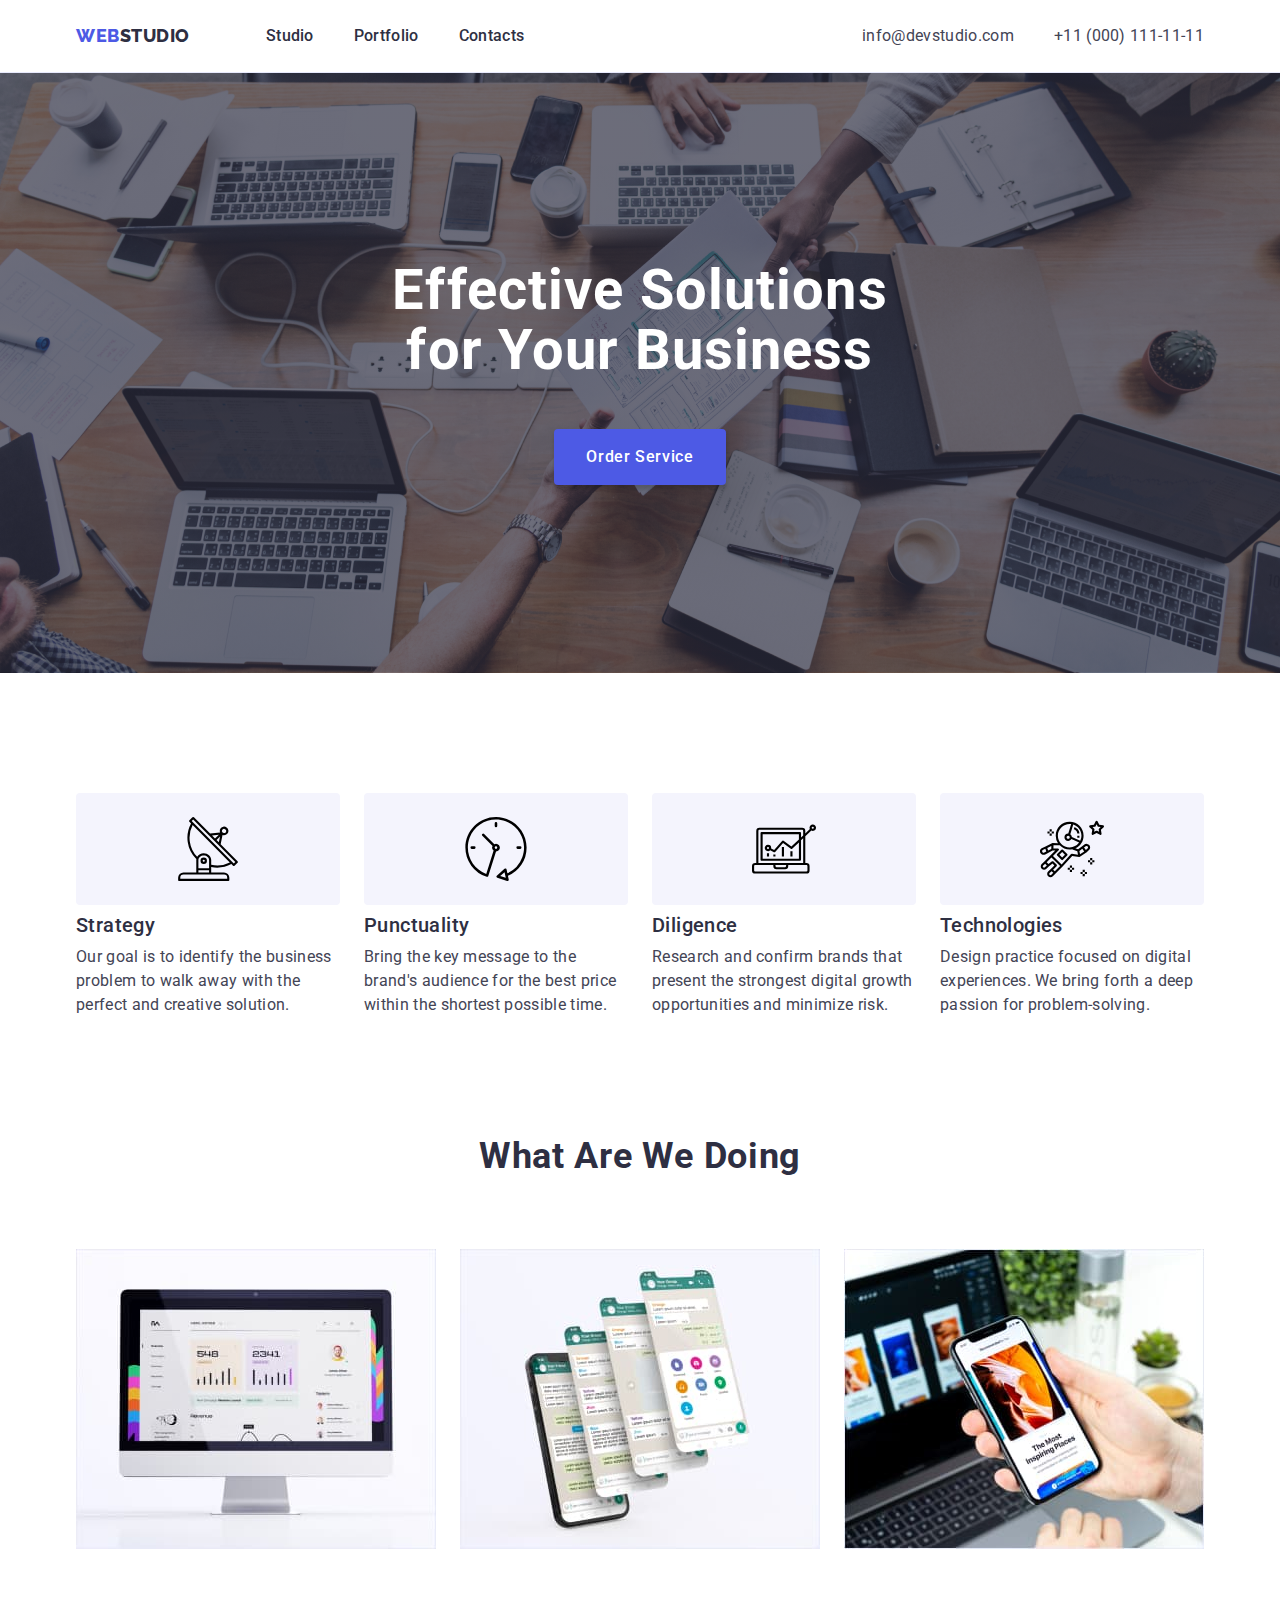
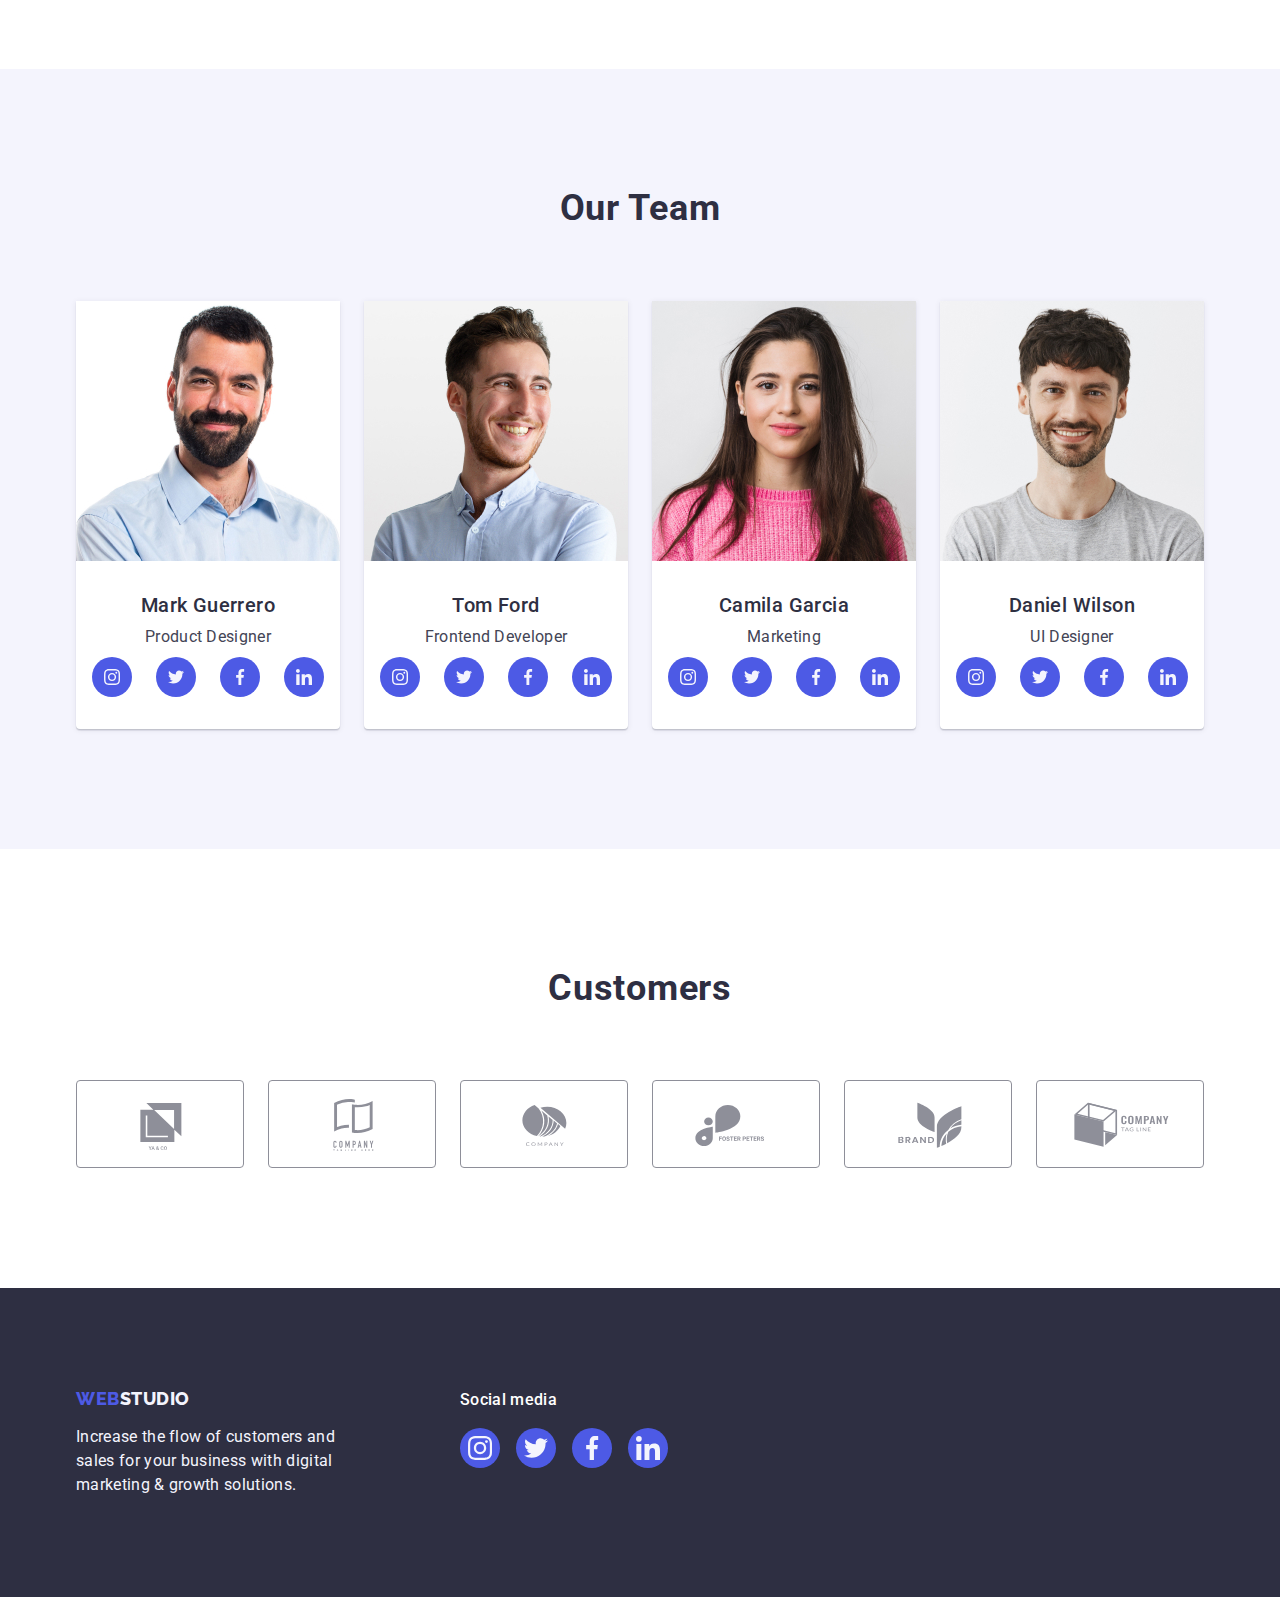
<file: index.html>
<!DOCTYPE html>
<html lang="en">
  <head>
    <meta charset="UTF-8" />
    <meta http-equiv="X-UA-Compatible" content="IE=edge" />
    <meta name="viewport" content="width=device-width, initial-scale=1.0" />
    <title>Web Studio</title>
    <link rel="preconnect" href="https://fonts.googleapis.com" />
    <link rel="preconnect" href="https://fonts.gstatic.com" crossorigin />
    <link
      href="https://fonts.googleapis.com/css2?family=Raleway:wght@800&family=Roboto:wght@400;500;700;900&display=swap"
      rel="stylesheet"
    />
    <link
      rel="stylesheet"
      href="https://cdn.jsdelivr.net/npm/modern-normalize@1.1.0/modern-normalize.min.css"
    />
    <link rel="stylesheet" href="./css/styles.css" />
  </head>
  <body>
    <header class="page-header">
      <div class="container page-header-container">
      <nav class="page-navigation">
        <a class="logo-link logo-link-header link" href="./index.html">Web<span class="logo-part">Studio</span></a>
        <ul class="menu list">
          <li class="menu-item"><a class="menu-link link" href="./index.html">Studio</a>
          </li>
          <li class="menu-item"><a class="menu-link link" href="./portfolio.html">Portfolio</a></li>
          <li class="menu-item"><a class="menu-link link" href="">Contacts</a></li>
        </ul>
      </nav>
      <address class="address">
        <ul class="menu list">
          <li class="menu-address-mail"><a class="contact-info link" href="mailto:info@devstudio.com">
            info@devstudio.com</a>
          </li>
          <li class="menu-address-tel"><a class="contact-info link" href="tel:+110001111111">
            +11 (000) 111-11-11</a>
          </li>
        </ul>
      </address>
    </div>
    </header>
    <main>
      <section class="hero">
        <div class="container">
          <h1 class="main-title">Effective Solutions for Your Business</h1>
          <button class="hero-btn" type="button">Order Service</button>
        </div>
      </section>
      <section class="section-benefits section">
        <div class="container">
          <h2 class="header-two visually-hidden">
            Benefits
          </h2>
          <ul class="benefits-section-list list">
            <li class="benefits-section-item">
              <div class="our-benefits-icon">
                <svg class="our-benefits-svg" width="64" height="64">
                  <use href="./images/icons.svg#icon-antenna"></use>
                </svg>
              </div>
              <h3 class="header-three">Strategy</h3>
              <p class="description">
                Our goal is to identify the business problem to walk away with the
                perfect and creative solution.
              </p>
            </li>
            <li class="benefits-section-item">
              <div class="our-benefits-icon">
                <svg class="our-benefits-svg" width="64" height="64">
                  <use href="./images/icons.svg#icon-clock"></use>
                </svg>
              </div>
              <h3 class="header-three">Punctuality</h3>
              <p class="description">
                Bring the key message to the brand's audience for the best price
                within the shortest possible time.
              </p>
            </li>
            <li class="benefits-section-item">
              <div class="our-benefits-icon">
                <svg class="our-benefits-svg" width="64" height="64">
                  <use href="./images/icons.svg#icon-diagram"></use>
                </svg>
              </div>
              <h3 class="header-three">Diligence</h3>
              <p class="description">
                Research and confirm brands that present the strongest digital
                growth opportunities and minimize risk.
              </p>
            </li>
            <li class="benefits-section-item">
              <div class="our-benefits-icon">
                <svg class="our-benefits-svg" width="64" height="64">
                  <use href="./images/icons.svg#icon-astronaut"></use>
                </svg>
              </div>
              <h3 class="header-three">Technologies</h3>
              <p class="description">
                Design practice focused on digital experiences. We bring forth a
                deep passion for problem-solving.
              </p>
            </li>
          </ul>
        </div>
      </section>
      <section class="section-works">
        <div class="container">
          <h2 class="header-two">What are we doing</h2>
          <ul class="section-works-list list">
            <li class="section-works-list-item">
              <img class="image-works"
                src="./images/WAWD/Rectangle71.jpg"
                alt="pictue of a computer screen"
                width="360"
                height="300"
              />
            </li>
            <li class="section-works-list-item">
              <img class="image-works"
                src="./images/WAWD/Rectangle711.jpg"
                alt="pictue of a mobile phone"
                width="360"
                height="300"
              />
            </li>
            <li class="section-works-list-item">
              <img class="image-works"
                src="./images/WAWD/Rectangle712.jpg"
                alt="pictue of a laptop and a hand holding a mobile phone"
                width="360"
                height="300"
              />
            </li>
          </ul>
        </div>
      </section>
      <section class="section-employees section">
          <div class="container">
            <h2 class="header-two">
              Our Team
            </h2>
            <ul class="section-employee-list list">
              <li class="section-employee-list-item">
                    <img class="image-employee"
                      src="./images/our_team/img.jpg"
                      alt="picture of a male employee"
                      width="264"
                      height="260"
                    />
                  <div class="employee-card-content">
                    <h3 class="header-three header-three-align">Mark Guerrero</h3>
                    <p class="description description-align">Product Designer</p>
                    <ul class="sm-employees-list list">
                      <li class="sm-employees-list-item">
                        <a class="sm-list-link" href="">
                          <svg class="sm-list-icon" width="16" height="16">
                            <use href="./images/icons.svg#icon-instagram"></use>
                          </svg>
                        </a>
                      </li>
                      <li class="sm-employees-list-item">
                        <a class="sm-list-link" href="">
                          <svg class="sm-list-icon" width="16" height="16">
                            <use href="./images/icons.svg#icon-twitter"></use>
                          </svg>
                        </a>
                      </li>
                      <li class="sm-employees-list-item">
                        <a class="sm-list-link" href="">
                          <svg class="sm-list-icon" width="16" height="16">
                            <use href="./images/icons.svg#icon-facebook"></use>
                          </svg>
                        </a>
                      </li>
                      <li class="sm-employees-list-item">
                        <a class="sm-list-link" href="">
                          <svg class="sm-list-icon" width="16" height="16">
                            <use href="./images/icons.svg#icon-linkedin"></use>
                          </svg>
                        </a>
                      </li>
                    </ul>
                  </div>
              </li>
              <li class="section-employee-list-item">
                    <img class="image-employee"
                      src="./images/our_team/img1.jpg"
                      alt="picture of a male employee"
                      width="264"
                      height="260"
                    />
                  <div class="employee-card-content">
                    <h3 class="header-three header-three-align">Tom Ford</h3>
                    <p class="description description-align">Frontend Developer</p>
                    <ul class="sm-employees-list list">
                      <li class="sm-employees-list-item">
                        <a class="sm-list-link" href="">
                          <svg class="sm-list-icon" width="16" height="16">
                            <use href="./images/icons.svg#icon-instagram"></use>
                          </svg>
                        </a>
                      </li>
                      <li class="sm-employees-list-item">
                        <a class="sm-list-link" href="">
                          <svg class="sm-list-icon" width="16" height="16">
                            <use href="./images/icons.svg#icon-twitter"></use>
                          </svg>
                        </a>
                      </li>
                      <li class="sm-employees-list-item">
                        <a class="sm-list-link" href="">
                          <svg class="sm-list-icon" width="16" height="16">
                            <use href="./images/icons.svg#icon-facebook"></use>
                          </svg>
                        </a>
                      </li>
                      <li class="sm-employees-list-item">
                        <a class="sm-list-link" href="">
                          <svg class="sm-list-icon" width="16" height="16">
                            <use href="./images/icons.svg#icon-linkedin"></use>
                          </svg>
                        </a>
                      </li>
                    </ul>
                  </div>
              </li>
              <li class="section-employee-list-item">
                    <img class="image-employee"
                      src="./images/our_team/img2.jpg"
                      alt="picture of a female employee"
                      width="264"
                      height="260"
                    />
                  <div class="employee-card-content">
                    <h3 class="header-three header-three-align">Camila Garcia</h3>
                    <p class="description description-align">Marketing</p>
                    <ul class="sm-employees-list list">
                      <li class="sm-employees-list-item">
                        <a class="sm-list-link" href="">
                          <svg class="sm-list-icon" width="16" height="16">
                            <use href="./images/icons.svg#icon-instagram"></use>
                          </svg>
                        </a>
                      </li>
                      <li class="sm-employees-list-item">
                        <a class="sm-list-link" href="">
                          <svg class="sm-list-icon" width="16" height="16">
                            <use href="./images/icons.svg#icon-twitter"></use>
                          </svg>
                        </a>
                      </li>
                      <li class="sm-employees-list-item">
                        <a class="sm-list-link" href="">
                          <svg class="sm-list-icon" width="16" height="16">
                            <use href="./images/icons.svg#icon-facebook"></use>
                          </svg>
                        </a>
                      </li>
                      <li class="sm-employees-list-item">
                        <a class="sm-list-link" href="">
                          <svg class="sm-list-icon" width="16" height="16">
                            <use href="./images/icons.svg#icon-linkedin"></use>
                          </svg>
                        </a>
                      </li>
                    </ul>
                  </div>
              </li>
              <li class="section-employee-list-item">
                    <img class="image-employee"
                      src="./images/our_team/img3.jpg"
                      alt="picture of a male employee"
                      width="264"
                      height="260"
                    />
                  <div class="employee-card-content">
                    <h3 class="header-three header-three-align">Daniel Wilson</h3>
                    <p class="description description-align">UI Designer</p>
                    <ul class="sm-employees-list list">
                      <li class="sm-employees-list-item">
                        <a class="sm-list-link" href="">
                          <svg class="sm-list-icon" width="16" height="16">
                            <use href="./images/icons.svg#icon-instagram"></use>
                          </svg>
                        </a>
                      </li>
                      <li class="sm-employees-list-item">
                        <a class="sm-list-link" href="">
                          <svg class="sm-list-icon" width="16" height="16">
                            <use href="./images/icons.svg#icon-twitter"></use>
                          </svg>
                        </a>
                      </li>
                      <li class="sm-employees-list-item">
                        <a class="sm-list-link" href="">
                          <svg class="sm-list-icon" width="16" height="16">
                            <use href="./images/icons.svg#icon-facebook"></use>
                          </svg>
                        </a>
                      </li>
                      <li class="sm-employees-list-item">
                        <a class="sm-list-link" href="">
                          <svg class="sm-list-icon" width="16" height="16">
                            <use href="./images/icons.svg#icon-linkedin"></use>
                          </svg>
                        </a>
                      </li>
                    </ul>
                  </div>
              </li>
            </ul>
          </div>
      </section>
      <section class="customers section">
          <div class="container">
              <h2 class="header-two header-two-customers-section">Customers</h2>
              <ul class="customers-list list">                      
                <li class="customers-list-item">
                  <a href="" class="customers-list-link">
                    <svg class="customers-icon" width="104" height="56">
                      <use href="./images/icons.svg#icon-Logo-1"></use>
                    </svg>
                  </a>
                </li>             
                <li class="customers-list-item">
                  <a href="" class="customers-list-link">
                    <svg class="customers-icon" width="104" height="56">
                      <use href="./images/icons.svg#icon-Logo-2"></use>
                    </svg>
                  </a>
                </li>
                <li class="customers-list-item">
                  <a href="" class="customers-list-link">
                    <svg class="customers-icon" width="104" height="56">
                      <use href="./images/icons.svg#icon-Logo-3"></use>
                    </svg>
                  </a>
                </li>
                <li class="customers-list-item">
                  <a href="" class="customers-list-link">
                    <svg class="customers-icon" width="104" height="56">
                      <use href="./images/icons.svg#icon-Logo-4"></use>
                    </svg>
                  </a>
                </li>          
                <li class="customers-list-item">
                  <a href="" class="customers-list-link">
                    <svg class="customers-icon" width="104" height="56">
                      <use href="./images/icons.svg#icon-Logo-5"></use>
                    </svg>
                  </a>
                </li>
                <li class="customers-list-item">
                  <a href="" class="customers-list-link">
                    <svg class="customers-icon" width="104" height="56">
                      <use href="./images/icons.svg#icon-Logo-6"></use>
                    </svg>
                  </a>
                </li>         
              </ul>
          </div>
      </section>
    </main>
    <footer class="footer">
      <div class="container footer-container">
        <div class="block-one-footer">
            <a class="link logo-link logo-link-footer" href="./index.html"
            >Web<span class="logo-part-footer">Studio</span></a>
          <p class="description description-footer">
            Increase the flow of customers and sales for your business with digital
            marketing & growth solutions.
          </p>
        </div>
        <div class="block-two-footer">
          <p class="social-media-footer">Social media</p>
          <ul class="sm-footer list">
            <li class="sm-footer-item">
              <a href="" class="sm-footer-link sm-list-link">
                <svg class="sm-footer-icon sm-list-icon" width="24" height="24">
                  <use href="./images/icons.svg#icon-instagram"></use>
                </svg>
              </a>
            </li>
            <li class="sm-footer-item">
              <a href="" class="sm-footer-link sm-list-link">
                <svg class="sm-footer-icon sm-list-icon" width="24" height="24">
                  <use href="./images/icons.svg#icon-twitter"></use>
                </svg>
              </a>
            </li>
            <li class="sm-footer-item">
              <a href="" class="sm-footer-link sm-list-link">
                <svg class="sm-footer-icon sm-list-icon" width="24" height="24">
                  <use href="./images/icons.svg#icon-facebook"></use>
                </svg>
              </a>
            </li>
            <li class="sm-footer-item">
              <a href="" class="sm-footer-link sm-list-link">
                <svg class="sm-footer-icon sm-list-icon" width="24" height="24">
                  <use href="./images/icons.svg#icon-linkedin"></use>
                </svg>
              </a>
            </li>
          </ul>
        </div>
      </div>
    </footer>
  </body>
</html>
</file>
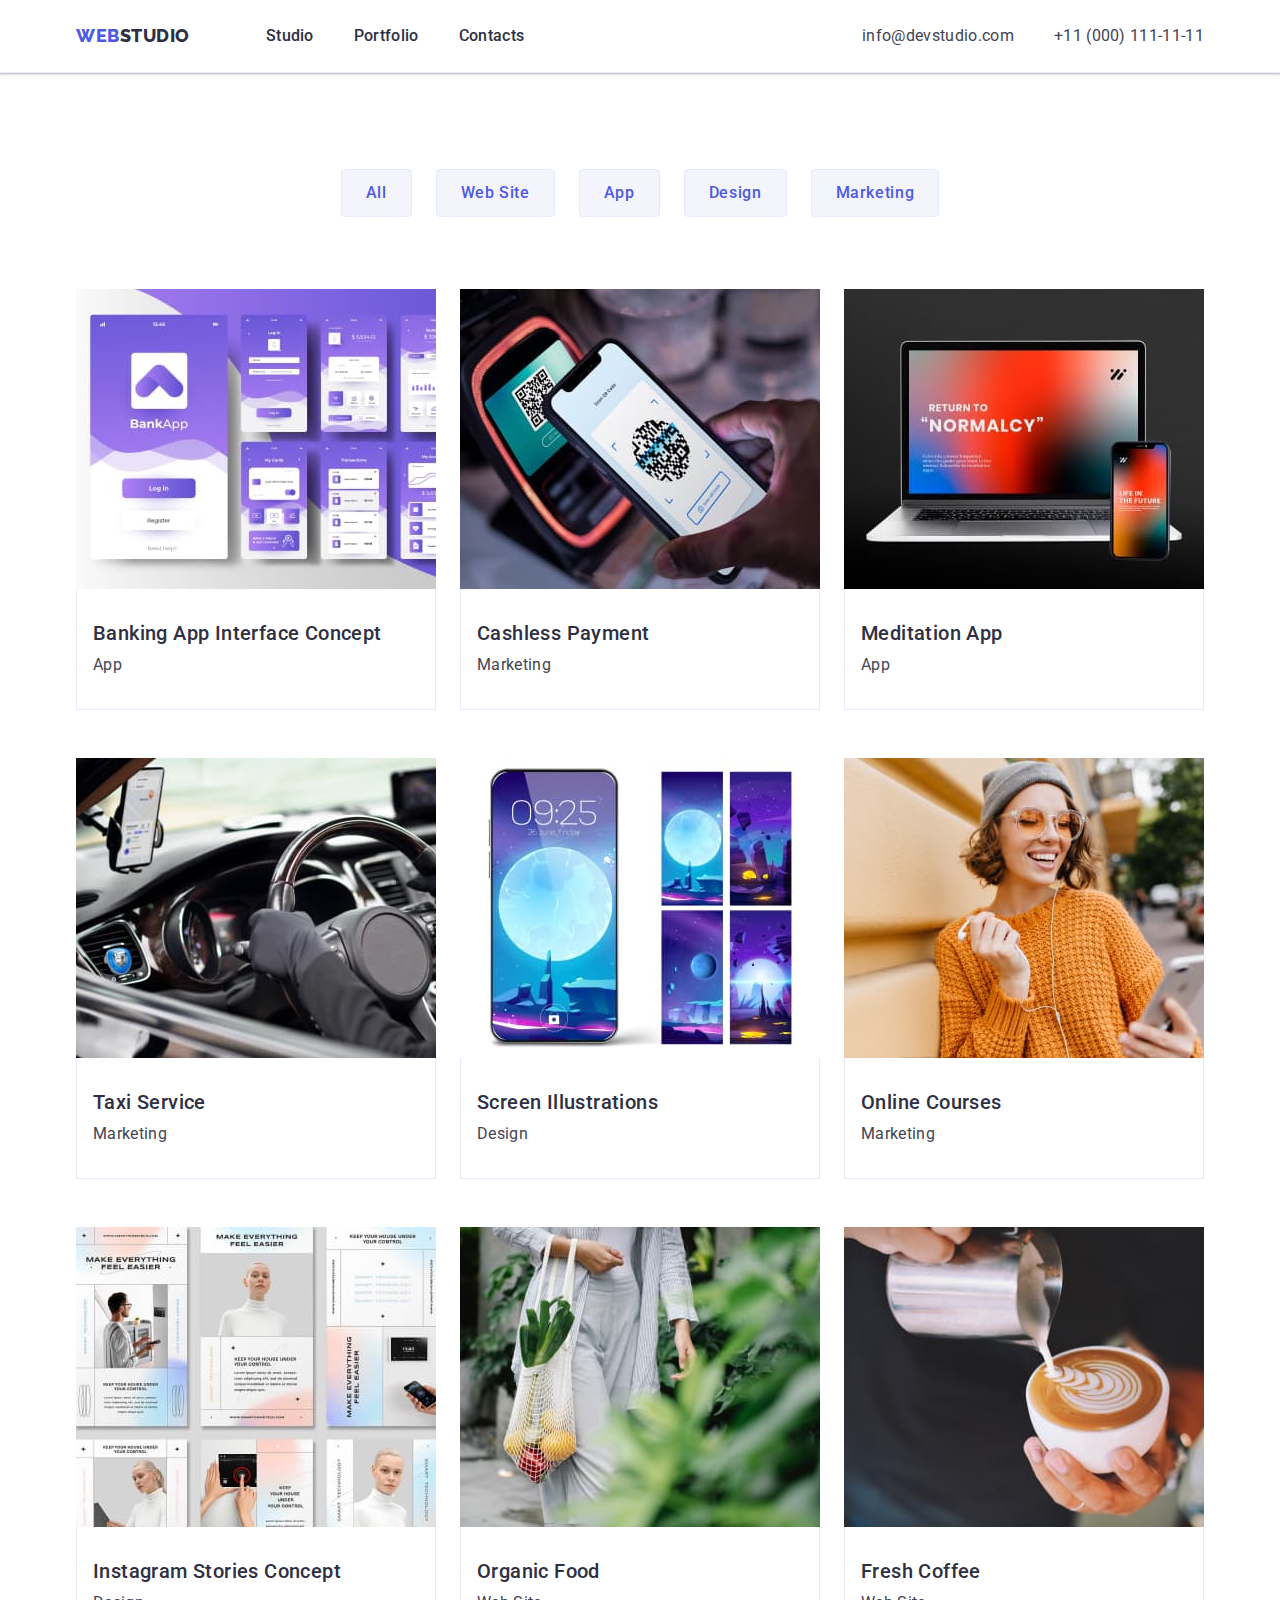
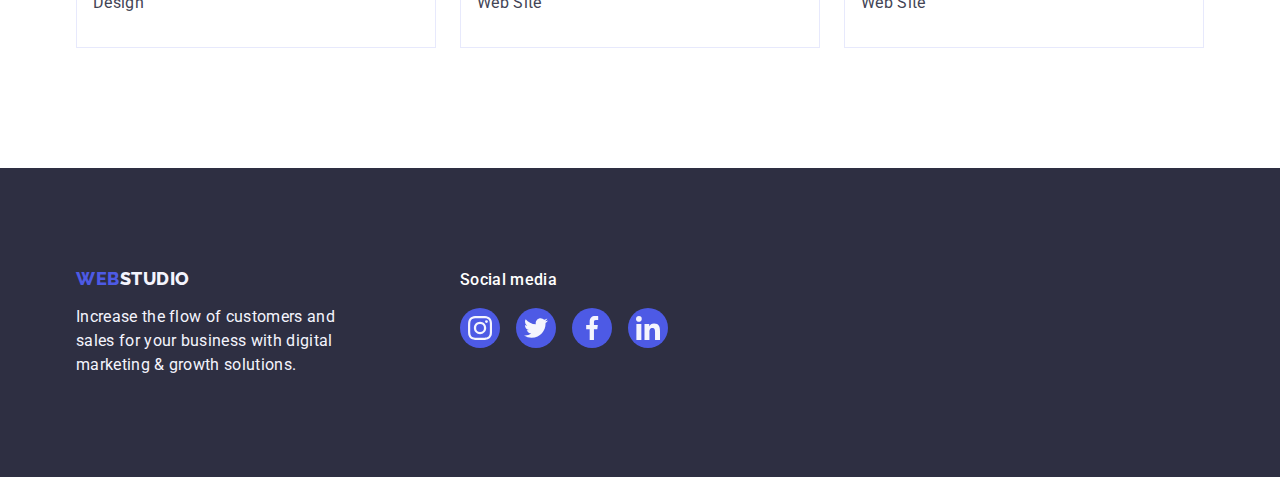
<file: portfolio.html>
<!DOCTYPE html>
<html lang="en">
  <head>
    <meta charset="UTF-8" />
    <meta http-equiv="X-UA-Compatible" content="IE=edge" />
    <meta name="viewport" content="width=device-width, initial-scale=1.0" />
    <title>Portfolio</title>
    <link rel="preconnect" href="https://fonts.googleapis.com" />
    <link rel="preconnect" href="https://fonts.gstatic.com" crossorigin />
    <link
      href="https://fonts.googleapis.com/css2?family=Raleway:wght@800&family=Roboto:wght@400;500;700;900&display=swap"
      rel="stylesheet"
    />
    <link
      rel="stylesheet"
      href="https://cdn.jsdelivr.net/npm/modern-normalize@1.1.0/modern-normalize.min.css"
    />
    <link rel="stylesheet" href="./css/styles.css" />
  </head>
  <body>
    <header class="page-header">
      <div class="container page-header-container">
        <nav class="page-navigation">
          <a class="logo-link logo-link-header link" href="./index.html">Web<span class="logo-part">Studio</span></a>
          <ul class="menu list">
            <li class="menu-item"><a class="menu-link link" href="./index.html">Studio</a>
            </li>
            <li class="menu-item"><a class="menu-link link" href="./portfolio.html">Portfolio</a></li>
            <li class="menu-item"><a class="menu-link link" href="">Contacts</a></li>
          </ul>
        </nav>
        <address class="address">
          <ul class="menu list">
            <li class="menu-address-mail"><a class="contact-info link" href="mailto:info@devstudio.com">
              info@devstudio.com</a>
            </li>
            <li class="menu-address-tel"><a class="contact-info link" href="tel:+110001111111">
              +11 (000) 111-11-11</a>
            </li>
          </ul>
        </address>
      </div>
    </header>
    <main>
      <section class="portfolio-services">
        <div class="container container-portfolio">
          <h1 class="main-title visually-hidden">Our Portfolio</h1>
          <ul class="portfolio-button-list list">
              <li class="portfolio-button-item">
                <button class="portfolio-button" type="button">All</button>
              </li>
              <li class="portfolio-button-item">
                <button class="portfolio-button" type="button">Web Site</button>
              </li>
              <li class="portfolio-button-item">
                <button class="portfolio-button" type="button">App</button>
              </li>
              <li class="portfolio-button-item">
                <button class="portfolio-button" type="button">Design</button>
              </li>
              <li class="portfolio-button-item">
                <button class="portfolio-button" type="button">Marketing</button>
              </li>
          </ul>
          <ul class="portfolio-services-list list">
            <li class="portfolio-services-list-item">
              <a class="link portfolio-link" href="">
                <img
                  class="portfolio-image"
                  src="./images/portfolio/img4.jpg"
                  alt="visual sample of banking app"
                  width="360"
                  height="300"
                />
                <div class="portfolio-card-content">
                  <h2 class="portfolio-heading-two">
                    Banking App Interface Concept
                  </h2>
                  <p class="description">App</p>
                </div>
              </a>
            </li>
            <li class="portfolio-services-list-item">
              <a class="link portfolio-link" href="">
                <img
                  class="portfolio-image"
                  src="./images/portfolio/img5.jpg"
                  alt="a man making payment via phone"
                  width="360"
                  height="300"
                />
                <div class="portfolio-card-content">
                  <h2 class="portfolio-heading-two">Cashless Payment</h2>
                  <p class="description">Marketing</p>
                </div>
              </a>
            </li>
            <li class="portfolio-services-list-item">
              <a class="link portfolio-link" href="">
                <img
                  class="portfolio-image"
                  src="./images/portfolio/img6.jpg"
                  alt="a picture of a laptop and a mobile phone"
                  width="360"
                  height="300"
                />
                <div class="portfolio-card-content">
                  <h2 class="portfolio-heading-two">Meditation App</h2>
                  <p class="description">App</p>
                </div>
              </a>
            </li>
            <li class="portfolio-services-list-item">
              <a class="link portfolio-link" href="">
                <img
                  class="portfolio-image"
                  src="./images/portfolio/img7.jpg"
                  alt="a picture of a steering wheel in a car"
                  width="360"
                  height="300"
                />
                <div class="portfolio-card-content">
                  <h2 class="portfolio-heading-two">Taxi Service</h2>
                  <p class="description">Marketing</p>
                </div>
              </a>
            </li>
            <li class="portfolio-services-list-item">
              <a class="link portfolio-link" href="">
                <img
                  class="portfolio-image"
                  src="./images/portfolio/img8.jpg"
                  alt="a picture showing different screen illustrations for a mobile phone"
                  width="360"
                  height="300"
                />
                <div class="portfolio-card-content">
                  <h2 class="portfolio-heading-two">Screen Illustrations</h2>
                  <p class="description">Design</p>
                </div>
              </a>
            </li>
            <li class="portfolio-services-list-item">
              <a class="link portfolio-link" href="">
                <img
                  class="portfolio-image"
                  src="./images/portfolio/img9.jpg"
                  alt="a picture of woman holding her mobile phone"
                  width="360"
                  height="300"
                />
                <div class="portfolio-card-content">
                  <h2 class="portfolio-heading-two">Online Courses</h2>
                  <p class="description">Marketing</p>
                </div>
              </a>
            </li>
            <li class="portfolio-services-list-item">
              <a class="link portfolio-link" href="">
                <img
                  class="portfolio-image"
                  src="./images/portfolio/img10.jpg"
                  alt="screenshots of instagram stories"
                  width="360"
                  height="300"
                />
                <div class="portfolio-card-content">
                  <h2 class="portfolio-heading-two">Instagram Stories Concept</h2>
                  <p class="description">Design</p>
                </div>
              </a>
            </li>
            <li class="portfolio-services-list-item">
              <a class="link portfolio-link" href="">
                <img
                  class="portfolio-image"
                  src="./images/portfolio/img11.jpg"
                  alt="a woman carrying fresh vegetables and fruits"
                  width="360"
                  height="300"
                />
                <div class="portfolio-card-content">
                  <h2 class="portfolio-heading-two">Organic Food</h2>
                  <p class="description">Web Site</p>
                </div>
              </a>
            </li>
            <li class="portfolio-services-list-item">
              <a class="link portfolio-link" href="">
                <img
                  class="portfolio-image"
                  src="./images/portfolio/img12.jpg"
                  alt="a picture of a cup of coffee"
                  width="360"
                  height="300"
                />
                <div class="portfolio-card-content">
                  <h2 class="portfolio-heading-two">Fresh Coffee</h2>
                  <p class="description">Web Site</p>
                </div>
              </a>
            </li>
          </ul>
        </div>
      </section>
    </main>
    <footer class="footer">
      <div class="container footer-container">
          <div class="block-one-footer">
              <a class="link logo-link logo-link-footer" href="./index.html"
              >Web<span class="logo-part-footer">Studio</span></a>
            <p class="description description-footer">
              Increase the flow of customers and sales for your business with digital
              marketing & growth solutions.
            </p>
          </div>
        <div class="block-two-footer">
          <p class="social-media-footer">Social media</p>
          <ul class="sm-footer list">
            <li class="sm-footer-item">
              <a href="" class="sm-footer-link sm-list-link">
                <svg class="sm-footer-icon sm-list-icon" width="24" height="24">
                  <use href="./images/icons.svg#icon-instagram"></use>
                </svg>
              </a>
            </li>
            <li class="sm-footer-item">
              <a href="" class="sm-footer-link sm-list-link">
                <svg class="sm-footer-icon sm-list-icon" width="24" height="24">
                  <use href="./images/icons.svg#icon-twitter"></use>
                </svg>
              </a>
            </li>
            <li class="sm-footer-item">
              <a href="" class="sm-footer-link sm-list-link">
                <svg class="sm-footer-icon sm-list-icon" width="24" height="24">
                  <use href="./images/icons.svg#icon-facebook"></use>
                </svg>
              </a>
            </li>
            <li class="sm-footer-item">
              <a href="" class="sm-footer-link sm-list-link">
                <svg class="sm-footer-icon sm-list-icon" width="24" height="24">
                  <use href="./images/icons.svg#icon-linkedin"></use>
                </svg>
              </a>
            </li>
          </ul>
        </div>
      </div>
     </footer>
  </body>
</html>
</file>
<file: css/styles.css>
:root {
  --logo-color: #4d5ae5;
  --primary-color-heading: #2e2f42;
  --secondary-color-par: #434455;
  --primary-font: "Roboto", sans-serif;
  --secondary-font: "Raleway", sans-serif;
  --accent-color: #404bbf;
  --background-color: #ffffff;
  --svg-icon-color: #f4f4fd;
}

body {
  font-family: var(--primary-font);
  color: var(--secondary-color-par);
  background-color: var(--background-color);
}

.visually-hidden {
  position: absolute;
  width: 1px;
  height: 1px;
  margin: -1px;
  border: 0;
  padding: 0;

  white-space: nowrap;
  clip-path: inset(100%);
  clip: rect(0 0 0 0);
  overflow: hidden;
}

.list {
  list-style: none;
}

.link {
  text-decoration: none;
}

.address {
  font-style: normal;
  margin-left: auto;
}

h1,
h2,
h3,
h4,
h5,
h6,
p {
  margin-top: 0;
  margin-bottom: 0;
}

ol,
ul {
  margin-top: 0;
  margin-bottom: 0;
  padding-left: 0;
}

img {
  display: block;
}

button {
  cursor: pointer;
}

.container {
  width: 1158px;
  margin-left: auto;
  margin-right: auto;
  padding: 0px 15px;
}

.section {
  padding: 120px 0px;
}

.header-two {
  margin-bottom: 72px;
}

.header-three {
  font-weight: 500;
  font-size: 20px;
  line-height: 1.2;
  letter-spacing: 0.02em;
  color: var(--primary-color-heading);
}

.header-three-align {
  text-align: center;
  margin-bottom: 8px;
}

.description {
  font-weight: 400;
  font-size: 16px;
  line-height: 1.5;
  letter-spacing: 0.02em;
  color: var(--secondary-color-par);
}

.description-align {
  text-align: center;
  margin-bottom: 8px;
}

.description-footer {
  color: #f4f4fd;
}

.logo-part-footer {
  color: #f4f4fd;
}

.logo-link {
  font-family: var(--secondary-font);
  font-style: normal;
  font-weight: 800;
  font-size: 18px;
  line-height: 1.17;
  letter-spacing: 0.03em;
  text-transform: uppercase;
  color: var(--logo-color);
}

.logo-part {
  font-family: var(--secondary-font);
  font-style: normal;
  font-weight: 800;
  font-size: 18px;
  line-height: 1.17;
  letter-spacing: 0.03em;
  text-transform: uppercase;
  color: var(--primary-color-heading);
}

.page-header-container {
  display: flex;
  align-items: center;
}

.page-header {
  border-bottom: 1px solid #e7e9fc;
  box-shadow: 0px 2px 1px rgba(46, 47, 66, 0.08), 0px 1px 1px rgba(46, 47, 66, 0.16), 0px 1px 6px rgba(46, 47, 66, 0.08);
}

.page-navigation {
  display: flex;
  align-items: center;
}

.menu {
  display: flex;
  align-items: center;
}

.logo-link-header,
.menu-link,
.contact-info {
  padding: 24px 0px;
}

.logo-link-header {
  margin-right: 76px;
}

.menu-item:not(:last-child) {
  margin-right: 40px;
}

.menu-address-mail {
  margin-right: 40px;
}

.menu-link {
  display: block;
  font-weight: 500;
  font-size: 16px;
  line-height: 1.5;
  letter-spacing: 0.02em;
  color: var(--primary-color-heading);
}

.menu-link:hover,
.menu-link:focus {
  color: var(--accent-color);
}

.contact-info {
  display: block;
  font-weight: 400;
  font-size: 16px;
  line-height: 1.5;
  letter-spacing: 0.02em;
  color: var(--secondary-color-par);
}

.contact-info:hover,
.contact-info:focus {
  color: var(--accent-color);
}

.hero {
  background-image: linear-gradient(
      rgba(46, 47, 66, 0.7),
      rgba(46, 47, 66, 0.7)
    ),
    url("../images/background-image/people-office-1.jpg");

  background-repeat: no-repeat;
  background-position: center;
  background-size: cover;
  max-width: 1440px;
  background-color: #2e2f42;
  padding: 188px 0px;
  text-align: center;
  max-width: 1440px;
  margin-left: auto;
  margin-right: auto;
}

.main-title {
  font-weight: 700;
  font-size: 56px;
  line-height: 1.07;
  letter-spacing: 0.02em;
  color: #ffffff;
  max-width: 496px;
  margin-left: auto;
  margin-right: auto;
  margin-bottom: 48px;
}

.hero-btn {
  font-family: var(--primary-font);
  background-color: #4d5ae5;
  font-weight: 500;
  font-size: 16px;
  line-height: 1.5;
  letter-spacing: 0.04em;
  color: #ffffff;

  box-shadow: 0px 4px 4px rgba(0, 0, 0, 0.15);
  border-radius: 4px;
  padding: 16px 32px;
  min-width: 169px;
  height: 56px;
  border: none;
  display: block;
  margin-left: auto;
  margin-right: auto;
}

.hero-btn:hover,
.hero-btn:focus {
  background-color: var(--accent-color);
  color: var(--background-color);
}

.benefits-section-list {
  display: flex;
}

.benefits-section-item:not(:last-child) {
  margin-right: 24px;
}

.header-three {
  margin-bottom: 8px;
}

.benefits-section-item {
  width: calc((100% - 72px) / 4);
}

.our-benefits-icon {
  display: flex;
  width: 264px;
  height: 112px;
  margin-bottom: 8px;
  background: #f4f4fd;
  border-radius: 4px;
  justify-content: center;
  align-items: center;
}

.header-two {
  font-weight: 700;
  font-size: 36px;
  line-height: 1.11;
  text-align: center;
  letter-spacing: 0.02em;
  text-transform: capitalize;
  color: var(--primary-color-heading);
}

.section-works-list {
  display: flex;
}

.section-works {
  padding-bottom: 120px;
}

.section-works-list-item:not(:last-child) {
  margin-right: 24px;
}

.section-employee-list {
  display: flex;
  flex-wrap: wrap;
  gap: 24px;
}

.section-employee-list-item {
  flex-basis: calc((100% - 72px) / 4);
}

.section-employee-list-item {
  box-shadow: 0px 1px 6px rgba(46, 47, 66, 0.08),
    0px 1px 1px rgba(46, 47, 66, 0.16), 0px 2px 1px rgba(46, 47, 66, 0.08);
  border-radius: 0px 0px 4px 4px;
}

.employee-card-content {
  padding: 32px 0;
}

.section-employees {
  background-color: #f4f4fd;
}

.section-employee-list-item {
  background-color: #ffffff;
}

.sm-employees-list {
  display: flex;
  justify-content: center;
  gap: 24px;
}

.sm-list-link {
  display: flex;
  width: 40px;
  height: 40px;
  border-radius: 50%;
  background-color: #4d5ae5;
  justify-content: center;
  align-items: center;
}

.sm-list-link:hover,
.sm-list-link:focus {
  background-color: #404bbf;
}

.sm-list-icon {
    fill: var(--svg-icon-color);
}

.header-two-customers-section {
  margin-bottom: 72px;
  line-height: 1.1; 
}

.customers-list {
  display: flex;
  justify-content: center;
  gap: 24px;
}

.customers-list-link {
  color: #8E8F99;
  display: flex;
  border: 1px solid #8E8F99;
  border-radius: 4px;
  width: 168px;
  height: 88px;
  justify-content: center;
  align-items: center;
  }

  .customers-icon {
    fill: currentColor;
  }

  .customers-list-link:hover,
  .customers-list-link:focus {
    color: #404BBF;
    border: 1px solid #404BBF;
  }

.footer {
  background-color: #2e2f42;
  padding: 100px 0px;
}

.description-footer {
  max-width: 264px;
}

.logo-link-footer {
  display: inline-block;
  margin-bottom: 16px;
}

.social-media-footer {
  font-family: var(--primary-font);
  font-style: normal;
  font-weight: 500;
  font-size: 16px;
  line-height: 1.5;
  letter-spacing: 0.02em;
  color: white;
  margin-bottom: 16px;
}

.sm-footer {
  display: flex;
  justify-content: center;
  gap: 16px;
} 

.footer-container {
  display: flex;
  align-items: baseline;
}

.block-one-footer {
  margin-right: 120px;
}

.sm-footer-link:hover,
.sm-footer-link:focus {
  background-color: #31D0AA;
}

.sm-footer-icon {
  fill: var(--svg-icon-color);
}

.portfolio-services {
  padding-top: 96px;
  padding-bottom: 120px;
}

.portfolio-button-list {
  display: flex;
  margin-bottom: 72px;
  justify-content: center;
}

.portfolio-button {
  font-family: var(--primary-font);
  background-color: #f4f4fd;
  font-weight: 500;
  font-size: 16px;
  line-height: 1.5;
  display: flex;
  align-items: center;
  text-align: center;
  letter-spacing: 0.04em;
  color: #4d5ae5;
  height: 48px;
  min-width: 69px;

  border: 1px solid #e7e9fc;
  border-radius: 4px;
  padding: 12px 24px;
}

.portfolio-button-item:not(:last-child) {
  margin-right: 24px;
}

.portfolio-button:hover,
.portfolio-button:focus {
  background-color: var(--accent-color);
  color: var(--background-color);
  box-shadow: 0px 3px 1px rgba(0, 0, 0, 0.1), 0px 2px 1px rgba(0, 0, 0, 0.08),
    0px 2px 2px rgba(0, 0, 0, 0.12);
  border-radius: 4px;
  border: 1px solid transparent;
}

.portfolio-heading-two {
  font-weight: 500;
  font-size: 20px;
  line-height: 1.2;
  letter-spacing: 0.02em;
  color: var(--primary-color-heading);
}

.portfolio-services-list {
  display: flex;
  flex-wrap: wrap;
  row-gap: 48px;
  column-gap: 24px;
}

.portfolio-services-list-item {
   flex-basis: calc((100% - 48px) / 3);
}

.portfolio-card-content {
  padding: 32px 16px;
  border: 1px solid #e7e9fc;
  border-top: none;
}

.portfolio-link {
  display: block;
}

.portfolio-link:hover,
.portfolio-link:focus {
  box-shadow: 0px 1px 6px rgba(46, 47, 66, 0.08),
    0px 1px 1px rgba(46, 47, 66, 0.16), 0px 2px 1px rgba(46, 47, 66, 0.08);
}

.portfolio-heading-two {
  margin-bottom: 8px;
}
</file>
